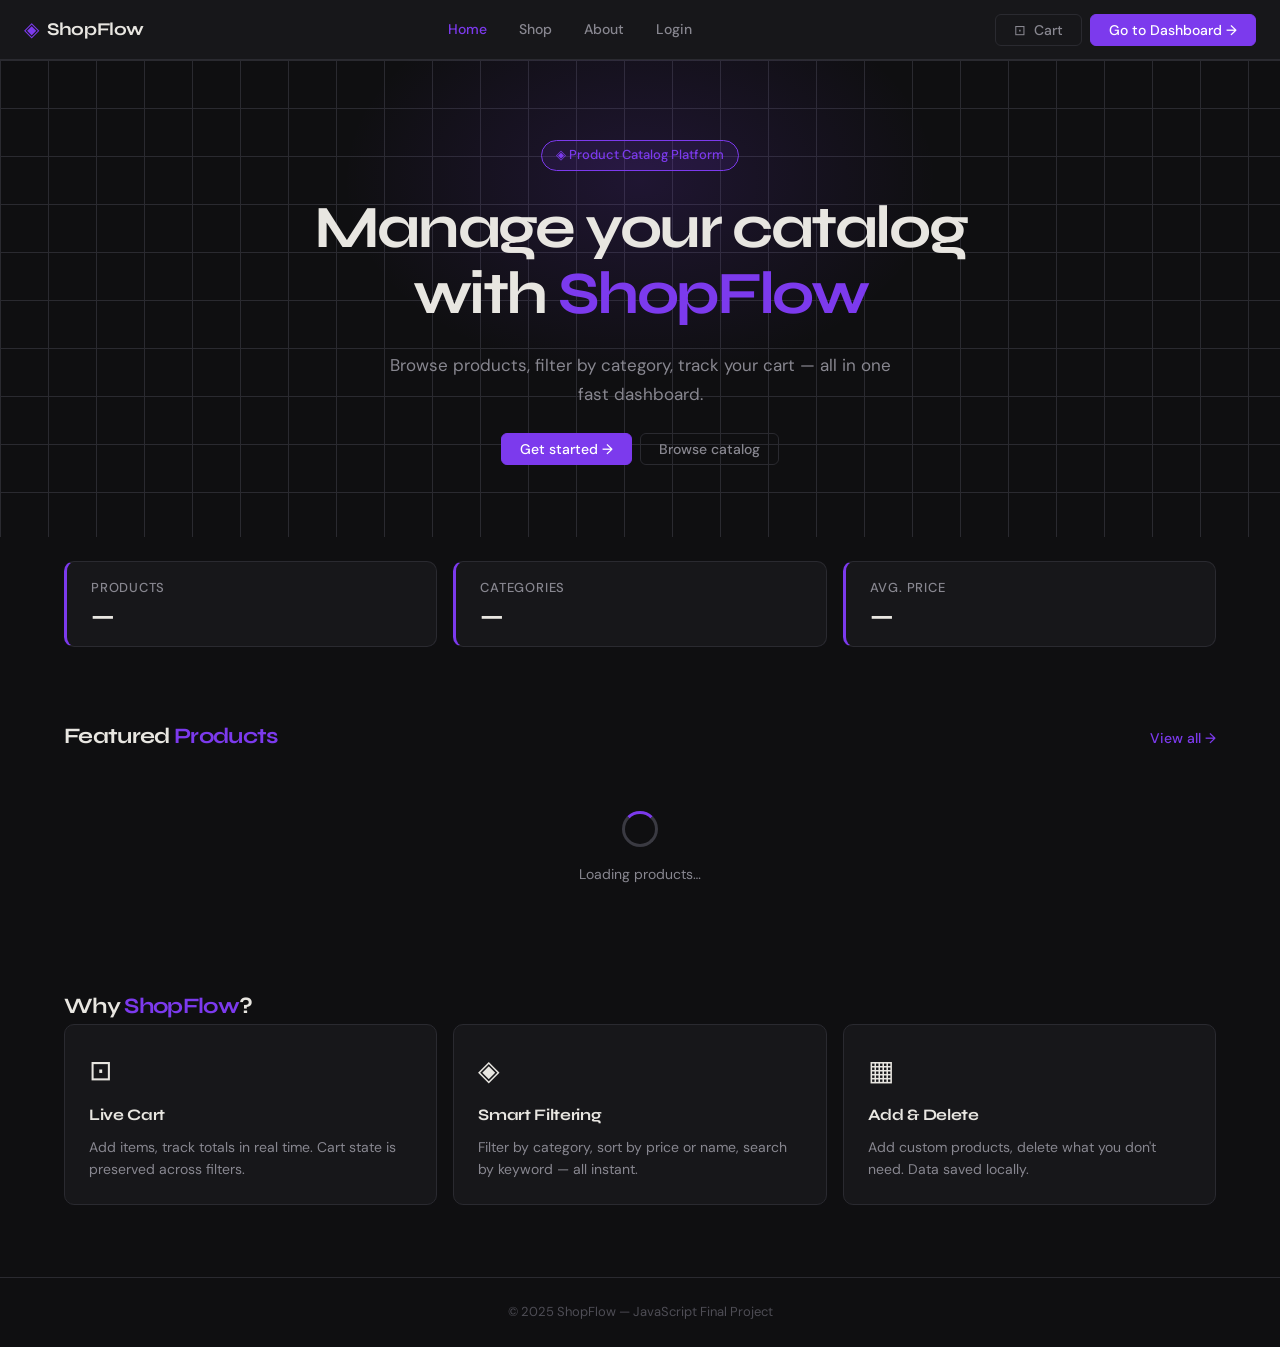
<file: index.html>
<!DOCTYPE html>
<html lang="en">
<head>
  <meta charset="UTF-8" />
  <meta name="viewport" content="width=device-width, initial-scale=1.0" />
  <title>ShopFlow — Home</title>
  <link rel="stylesheet" href="style.css" />
</head>
<body class="home-page">
 
  <header class="header">
    <div class="header-inner">
      <div class="header-brand">
        <span class="brand-icon">◈</span>
        <span class="brand-name">ShopFlow</span>
      </div>
      <nav class="nav-links">
        <a class="nav-link active" href="index.html">Home</a>
        <a class="nav-link" href="shop.html">Shop</a>
        <a class="nav-link" href="about.html">About</a>
        <a class="nav-link" href="login.html">Login</a>
      </nav>
      <div class="header-actions">
        <button class="btn btn-ghost cart-btn" id="btn-cart" type="button">
          <span>⊡</span> Cart
          <span class="cart-badge hidden" id="cart-count">0</span>
        </button>
        <a class="btn btn-primary" href="login.html">Go to Dashboard →</a>
      </div>
    </div>
  </header>
 
  <section class="hero">
    <div class="hero-inner">
      <span class="hero-tag">◈ Product Catalog Platform</span>
      <h1 class="hero-title">Manage your catalog<br/>with <span>ShopFlow</span></h1>
      <p class="hero-sub">Browse products, filter by category, track your cart — all in one fast dashboard.</p>
      <div class="hero-cta">
        <a class="btn btn-primary" href="login.html">Get started →</a>
        <a class="btn btn-ghost" href="shop.html">Browse catalog</a>
      </div>
    </div>
  </section>
 
  <div class="home-stats">
    <div class="stat-card">
      <span class="stat-label">Products</span>
      <span class="stat-value" id="home-stat-total">—</span>
    </div>
    <div class="stat-card">
      <span class="stat-label">Categories</span>
      <span class="stat-value" id="home-stat-cats">—</span>
    </div>
    <div class="stat-card">
      <span class="stat-label">Avg. price</span>
      <span class="stat-value" id="home-stat-avg">—</span>
    </div>
  </div>
 
  <div class="section-header">
    <h2 class="section-title">Featured <span>Products</span></h2>
    <a class="section-link" href="shop.html">View all →</a>
  </div>
 
  <div class="featured-grid" id="featured-grid">
    <div class="loader" id="featured-loader" style="grid-column:1/-1">
      <div class="spinner"></div>
      <p>Loading products…</p>
    </div>
  </div>
 
  <div class="section-header" style="margin-top:0">
    <h2 class="section-title">Why <span>ShopFlow</span>?</h2>
  </div>
 
  <div class="features-strip">
    <div class="feature-card">
      <span class="feature-icon">⊡</span>
      <span class="feature-title">Live Cart</span>
      <p class="feature-desc">Add items, track totals in real time. Cart state is preserved across filters.</p>
    </div>
    <div class="feature-card">
      <span class="feature-icon">◈</span>
      <span class="feature-title">Smart Filtering</span>
      <p class="feature-desc">Filter by category, sort by price or name, search by keyword — all instant.</p>
    </div>
    <div class="feature-card">
      <span class="feature-icon">▦</span>
      <span class="feature-title">Add & Delete</span>
      <p class="feature-desc">Add custom products, delete what you don't need. Data saved locally.</p>
    </div>
  </div>
 
  <footer class="site-footer">© 2025 ShopFlow — JavaScript Final Project</footer>
 
  <aside class="cart-drawer" id="cart-drawer">
    <div class="cart-drawer-header">
      <h2 class="modal-title">Your cart</h2>
      <button class="modal-close" id="btn-cart-close" type="button">✕</button>
    </div>
    <ul class="cart-items-list" id="cart-items-list"></ul>
    <p class="empty-cart hidden" id="empty-cart">Your cart is empty.</p>
    <div class="cart-footer">
      <span class="cart-total-label">Total</span>
      <span class="cart-total-value" id="cart-total">$0.00</span>
    </div>
  </aside>
 
  <script type="module" src="home.js"></script>
 
</body>
</html>
</file>
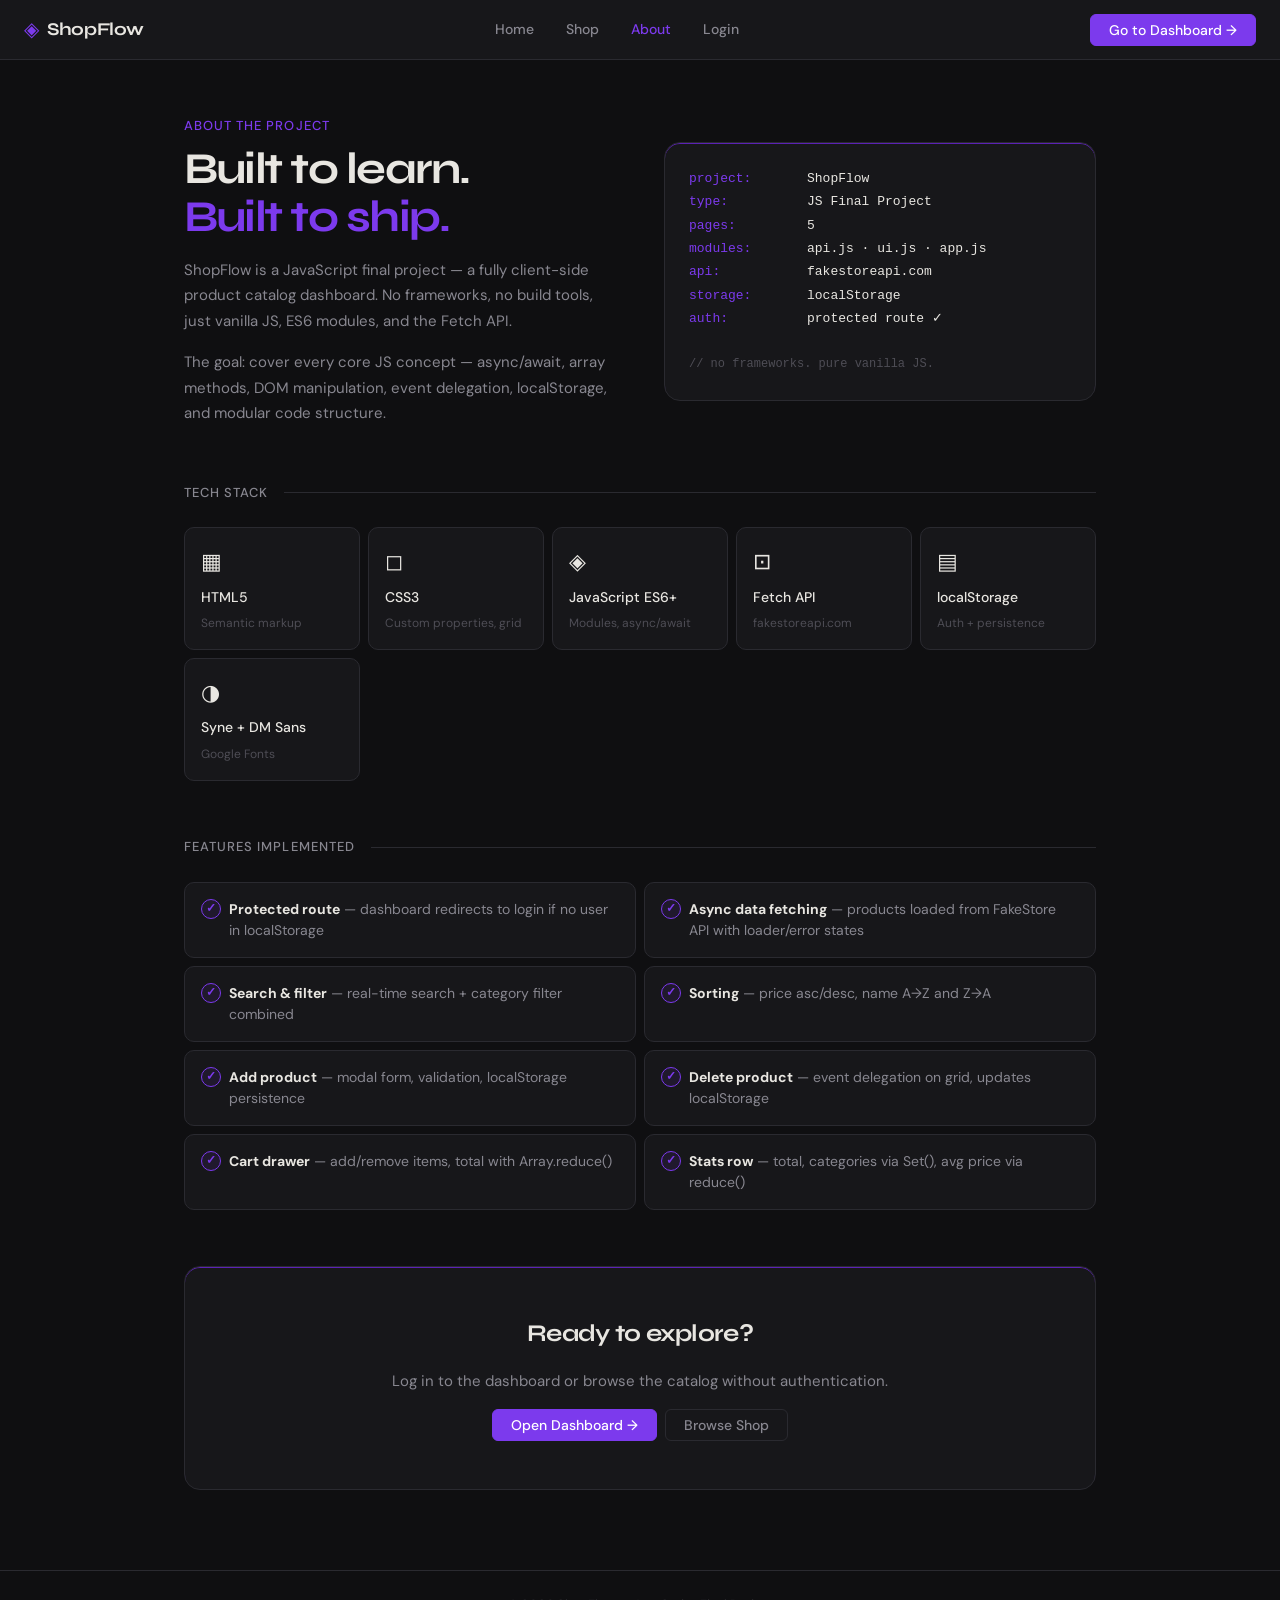
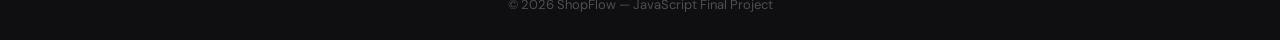
<file: about.html>
<!DOCTYPE html>
<html lang="en">
<head>
  <meta charset="UTF-8" />
  <meta name="viewport" content="width=device-width, initial-scale=1.0" />
  <title>ShopFlow — About</title>
  <link rel="stylesheet" href="style.css" />
</head>
<body class="about-page">

  <!-- Fully static page — no JS needed -->

  <header class="header">
    <div class="header-inner">
      <div class="header-brand">
        <a href="index.html" style="display:flex;align-items:center;gap:8px">
          <span class="brand-icon">◈</span>
          <span class="brand-name">ShopFlow</span>
        </a>
      </div>
      <nav class="nav-links">
        <a class="nav-link" href="index.html">Home</a>
        <a class="nav-link" href="shop.html">Shop</a>
        <a class="nav-link active" href="about.html">About</a>
        <a class="nav-link" href="login.html">Login</a>
      </nav>
      <div class="header-actions">
        <a class="btn btn-primary" href="login.html">Go to Dashboard →</a>
      </div>
    </div>
  </header>

  <main class="page-content">

    <section class="about-intro">
      <div>
        <p class="about-eyebrow">About the project</p>
        <h1 class="about-heading">Built to learn.<br /><span>Built to ship.</span></h1>
        <div class="about-body">
          <p>ShopFlow is a JavaScript final project — a fully client-side product catalog dashboard. No frameworks, no build tools, just vanilla JS, ES6 modules, and the Fetch API.</p>
          <p>The goal: cover every core JS concept — async/await, array methods, DOM manipulation, event delegation, localStorage, and modular code structure.</p>
        </div>
      </div>

      <div class="about-visual">
        <div class="t-line"><span class="t-key">project:</span><span class="t-val">ShopFlow</span></div>
        <div class="t-line"><span class="t-key">type:</span><span class="t-val">JS Final Project</span></div>
        <div class="t-line"><span class="t-key">pages:</span><span class="t-val">5</span></div>
        <div class="t-line"><span class="t-key">modules:</span><span class="t-val">api.js · ui.js · app.js</span></div>
        <div class="t-line"><span class="t-key">api:</span><span class="t-val">fakestoreapi.com</span></div>
        <div class="t-line"><span class="t-key">storage:</span><span class="t-val">localStorage</span></div>
        <div class="t-line"><span class="t-key">auth:</span><span class="t-val">protected route ✓</span></div>
        <br />
        <div class="t-comment">// no frameworks. pure vanilla JS.</div>
      </div>
    </section>

    <section>
      <p class="section-label">Tech Stack</p>
      <div class="stack-grid">
        <div class="stack-item"><span class="stack-icon">▦</span><span class="stack-name">HTML5</span><span class="stack-desc">Semantic markup</span></div>
        <div class="stack-item"><span class="stack-icon">◻</span><span class="stack-name">CSS3</span><span class="stack-desc">Custom properties, grid</span></div>
        <div class="stack-item"><span class="stack-icon">◈</span><span class="stack-name">JavaScript ES6+</span><span class="stack-desc">Modules, async/await</span></div>
        <div class="stack-item"><span class="stack-icon">⊡</span><span class="stack-name">Fetch API</span><span class="stack-desc">fakestoreapi.com</span></div>
        <div class="stack-item"><span class="stack-icon">▤</span><span class="stack-name">localStorage</span><span class="stack-desc">Auth + persistence</span></div>
        <div class="stack-item"><span class="stack-icon">◑</span><span class="stack-name">Syne + DM Sans</span><span class="stack-desc">Google Fonts</span></div>
      </div>
    </section>

    <section>
      <p class="section-label">Features Implemented</p>
      <div class="feature-list">
        <div class="feature-row"><span class="feature-check">✓</span><span class="feature-text"><strong>Protected route</strong> — dashboard redirects to login if no user in localStorage</span></div>
        <div class="feature-row"><span class="feature-check">✓</span><span class="feature-text"><strong>Async data fetching</strong> — products loaded from FakeStore API with loader/error states</span></div>
        <div class="feature-row"><span class="feature-check">✓</span><span class="feature-text"><strong>Search & filter</strong> — real-time search + category filter combined</span></div>
        <div class="feature-row"><span class="feature-check">✓</span><span class="feature-text"><strong>Sorting</strong> — price asc/desc, name A→Z and Z→A</span></div>
        <div class="feature-row"><span class="feature-check">✓</span><span class="feature-text"><strong>Add product</strong> — modal form, validation, localStorage persistence</span></div>
        <div class="feature-row"><span class="feature-check">✓</span><span class="feature-text"><strong>Delete product</strong> — event delegation on grid, updates localStorage</span></div>
        <div class="feature-row"><span class="feature-check">✓</span><span class="feature-text"><strong>Cart drawer</strong> — add/remove items, total with Array.reduce()</span></div>
        <div class="feature-row"><span class="feature-check">✓</span><span class="feature-text"><strong>Stats row</strong> — total, categories via Set(), avg price via reduce()</span></div>
      </div>
    </section>

    <div class="about-cta">
      <h2 class="cta-title">Ready to explore?</h2>
      <p class="cta-sub">Log in to the dashboard or browse the catalog without authentication.</p>
      <div class="cta-btns">
        <a class="btn btn-primary" href="login.html">Open Dashboard →</a>
        <a class="btn btn-ghost" href="shop.html">Browse Shop</a>
      </div>
    </div>

  </main>

  <footer class="site-footer">© 2026 ShopFlow — JavaScript Final Project</footer>

</body>
</html>
</file>
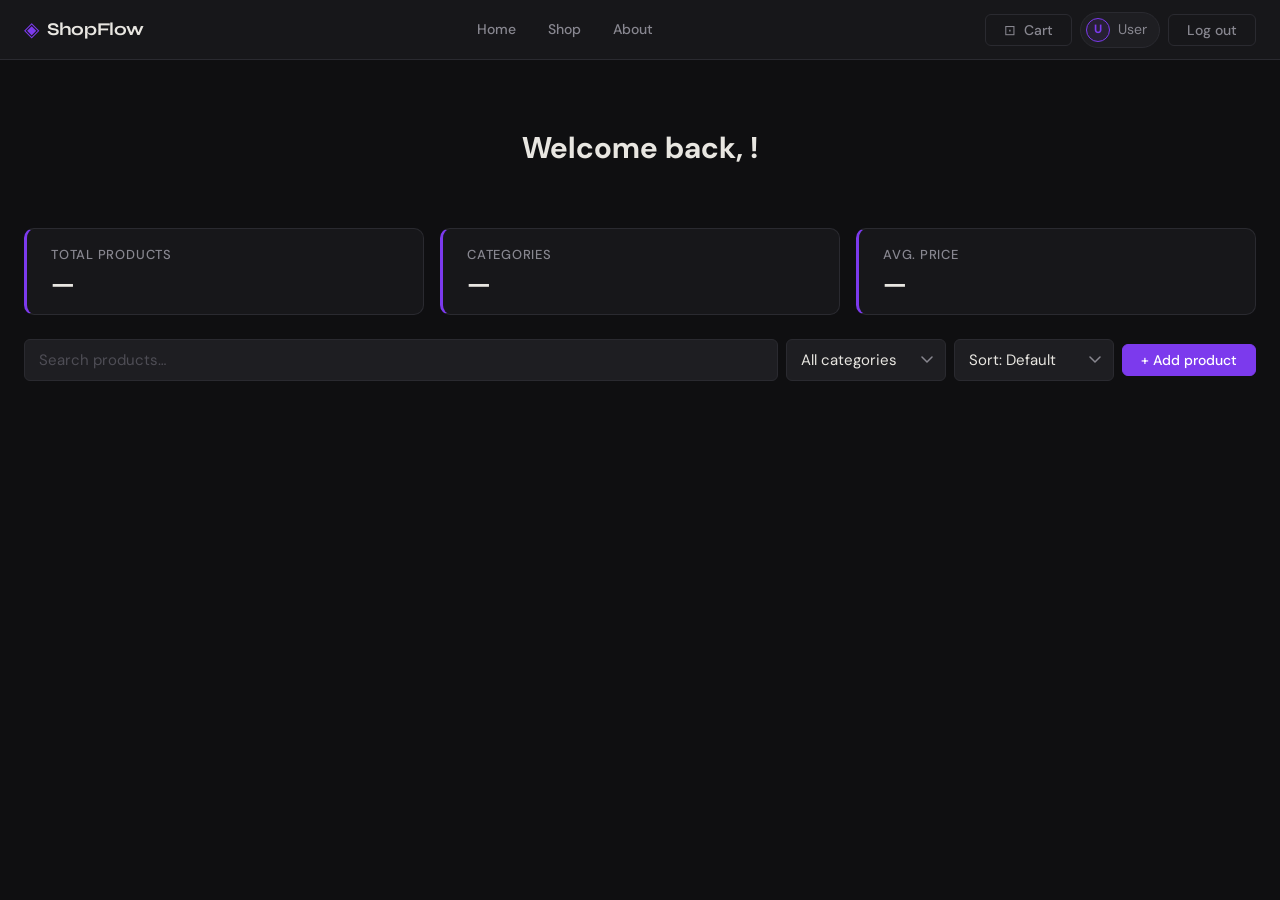
<file: dashboard.html>
<!DOCTYPE html>
<html lang="en">
<head>
  <meta charset="UTF-8" />
  <meta name="viewport" content="width=device-width, initial-scale=1.0" />
  <title>ShopFlow — Dashboard</title>
  <link rel="stylesheet" href="style.css" />
</head>
<body class="dashboard-page">


  <!-- HEADER -->
  <header class="header">
    <div class="header-inner">
      <div class="header-brand">
        <span class="brand-icon">◈</span>
        <span class="brand-name">ShopFlow</span>
      </div>

      <nav class="nav-links">
        <a class="nav-link" href="index.html">Home</a>
        <a class="nav-link" href="shop.html">Shop</a>
        <a class="nav-link" href="about.html">About</a>
      </nav>

      <div class="header-actions">
        <!-- Cart button — JS updates badge -->
        <button class="btn btn-ghost cart-btn" id="btn-cart" type="button">
          <span>⊡</span> Cart
          <span class="cart-badge hidden" id="cart-count">0</span>
        </button>

        <!-- User chip — JS fills name + avatar -->
        <span class="user-chip">
          <span class="user-avatar" id="user-avatar">U</span>
          <span id="user-name">User</span>
        </span>

        <button class="btn btn-ghost" id="btn-logout" type="button">Log out</button>
      </div>
    </div>
  </header>


  <main class="main-content">
<div class="page-hero">
  <h1>Welcome back, <span id="user-greeting"></span>!</h1>
</div>

  
    <section class="stats-row">
      <div class="stat-card">
        <span class="stat-label">Total products</span>
        <span class="stat-value" id="home-stat-total">—</span>
      </div>
      <div class="stat-card">
        <span class="stat-label">Categories</span>
        <span class="stat-value" id="home-stat-cats">—</span>
      </div>
      <div class="stat-card">
        <span class="stat-label">Avg. price</span>
        <span class="stat-value" id="home-stat-avg">—</span>
      </div>
    </section>

    <!-- Toolbar -->
    <section class="toolbar">
      <input class="form-input toolbar-search" type="search" id="search-input" placeholder="Search products…" />
      <select class="form-select" id="filter-select">
        <option value="all">All categories</option>
      </select>
      <select class="form-select" id="sort-select">
        <option value="default">Sort: Default</option>
        <option value="price-asc">Price ↑</option>
        <option value="price-desc">Price ↓</option>
        <option value="name-asc">Name A→Z</option>
        <option value="name-desc">Name Z→A</option>
      </select>
      <button class="btn btn-primary" id="btn-add-product" type="button">+ Add product</button>
    </section>

<div class="loader hidden" id="loader">
      <div class="spinner"></div>
      <p>Loading products…</p>
    </div>

    <div class="error-banner hidden" id="fetch-error">
      ⚠ Could not load products. Check your connection.
    </div>


    <div class="product-grid" id="product-grid"></div>

    <!-- Empty state: JS toggles .hidden -->
    <div class="empty-state hidden" id="empty-state">
      <p class="empty-icon">◻</p>
      <p>No products found.</p>
      <button class="btn btn-ghost" id="btn-clear-filters" type="button">Clear filters</button>
    </div>

  </main>


  <div class="modal-backdrop hidden" id="add-modal">
    <div class="modal" role="dialog" aria-modal="true">

      <div class="modal-header">
        <h2 class="modal-title" id="modal-title">Add new product</h2>
        <button class="modal-close" id="btn-modal-close" type="button">✕</button>
      </div>

      <form class="auth-form" id="add-product-form" novalidate>
        <div class="form-group">
          <label class="form-label" for="new-title">Product name</label>
          <input class="form-input" type="text" id="new-title" placeholder="e.g. Wireless Headphones" />
        </div>
        <div class="form-row">
          <div class="form-group">
            <label class="form-label" for="new-price">Price ($)</label>
            <input class="form-input" type="number" id="new-price" min="0" step="0.01" placeholder="29.99" />
          </div>
          <div class="form-group">
            <label class="form-label" for="new-category">Category</label>
            <input class="form-input" type="text" id="new-category" placeholder="electronics" />
          </div>
        </div>
        <div class="form-group">
          <label class="form-label" for="new-image">Image URL</label>
          <input class="form-input" type="url" id="new-image" placeholder="https://…" />
        </div>
        <div class="form-group">
          <label class="form-label" for="new-desc">Description</label>
          <textarea class="form-input form-textarea" id="new-desc" rows="3" placeholder="Short description…"></textarea>
        </div>


        <p class="error-msg hidden" id="modal-error">Please fill in all required fields.</p>

        <div class="modal-actions">
          <button class="btn btn-ghost" type="button" id="btn-modal-cancel">Cancel</button>
          <button class="btn btn-primary" type="submit">Save product</button>
        </div>
      </form>

    </div>
  </div>


  <aside class="cart-drawer" id="cart-drawer">
    <div class="cart-drawer-header">
      <h2 class="modal-title">Your cart</h2>
      <button class="modal-close" id="btn-cart-close" type="button">✕</button>
    </div>


    <ul class="cart-items-list" id="cart-items-list"></ul>

    <p class="empty-cart hidden" id="empty-cart">Your cart is empty.</p>

    <div class="cart-footer">
      <span class="cart-total-label">Total</span>
      <span class="cart-total-value" id="cart-total">$0.00</span>
    </div>
  </aside>

  <script type="module" src="app.js"></script>

</body>
</html>
</file>
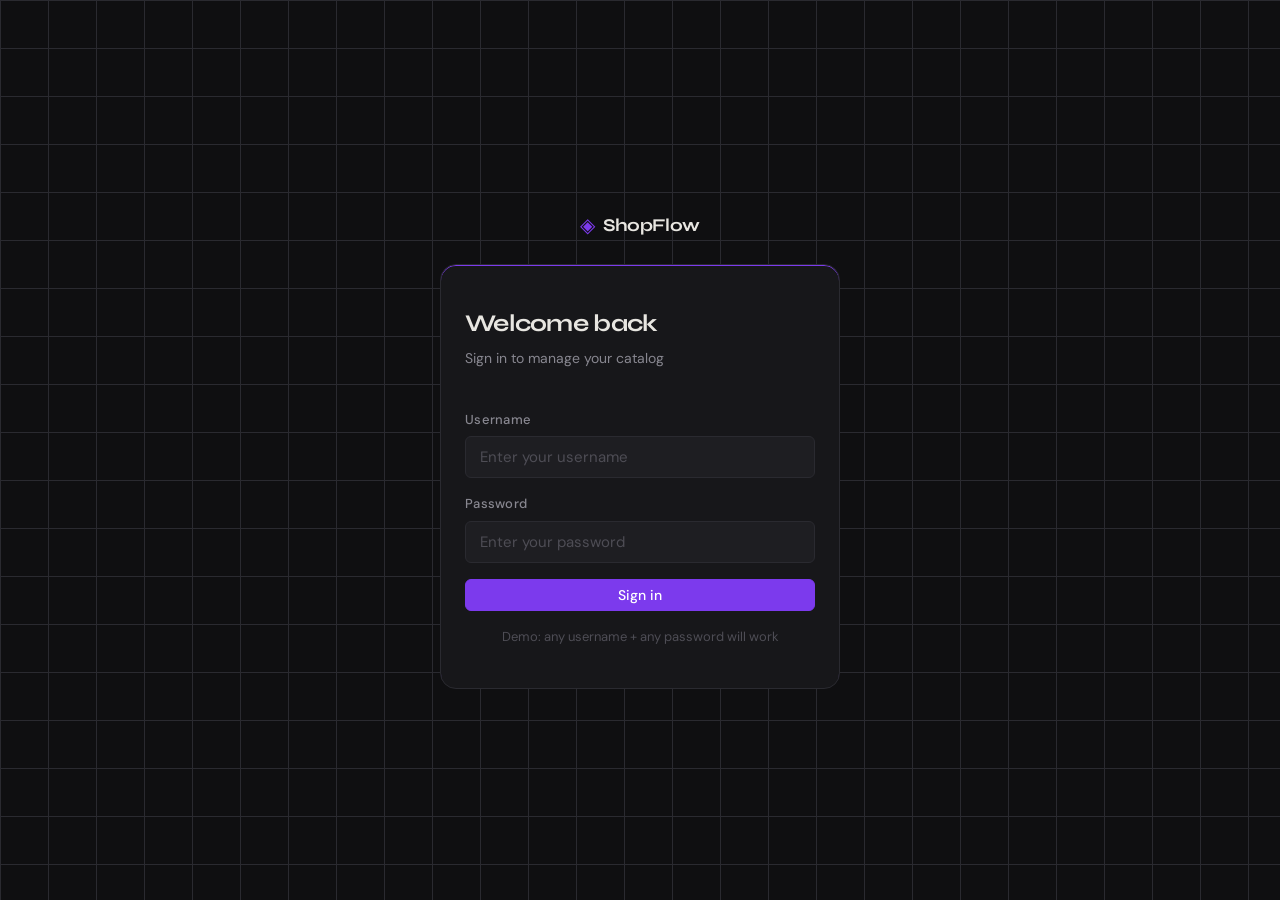
<file: login.html>
<!DOCTYPE html>
<html lang="en">
<head>
  <meta charset="UTF-8" />
  <meta name="viewport" content="width=device-width, initial-scale=1.0" />
  <title>ShopFlow — Login</title>
  <link rel="stylesheet" href="style.css" />
</head>
<body class="auth-page">

  <div class="auth-wrapper">

    <div class="header-brand" style="justify-content:center">
      <a href="index.html" style="display:flex;align-items:center;gap:8px">
        <span class="brand-icon">◈</span>
        <span class="brand-name">ShopFlow</span>
      </a>
    </div>

    <div class="auth-card">
      <h1 class="auth-title">Welcome back</h1>
      <p class="auth-subtitle">Sign in to manage your catalog</p>

      <form id="login-form" class="auth-form" novalidate>

        <div class="form-group">
          <label class="form-label" for="username">Username</label>
          <input class="form-input" type="text" id="username" placeholder="Enter your username" />
        </div>

        <div class="form-group">
          <label class="form-label" for="password">Password</label>
          <input class="form-input" type="password" id="password" placeholder="Enter your password" />
        </div>

      
        <p class="error-msg hidden" id="login-error">Please fill in all fields.</p>

        <button class="btn btn-primary btn-full" type="submit">Sign in</button>

      </form>

      <p class="auth-hint">Demo: any username + any password will work</p>
    </div>

  </div>

  <script type="module" src="auth.js"></script>

</body>
</html>
</file>
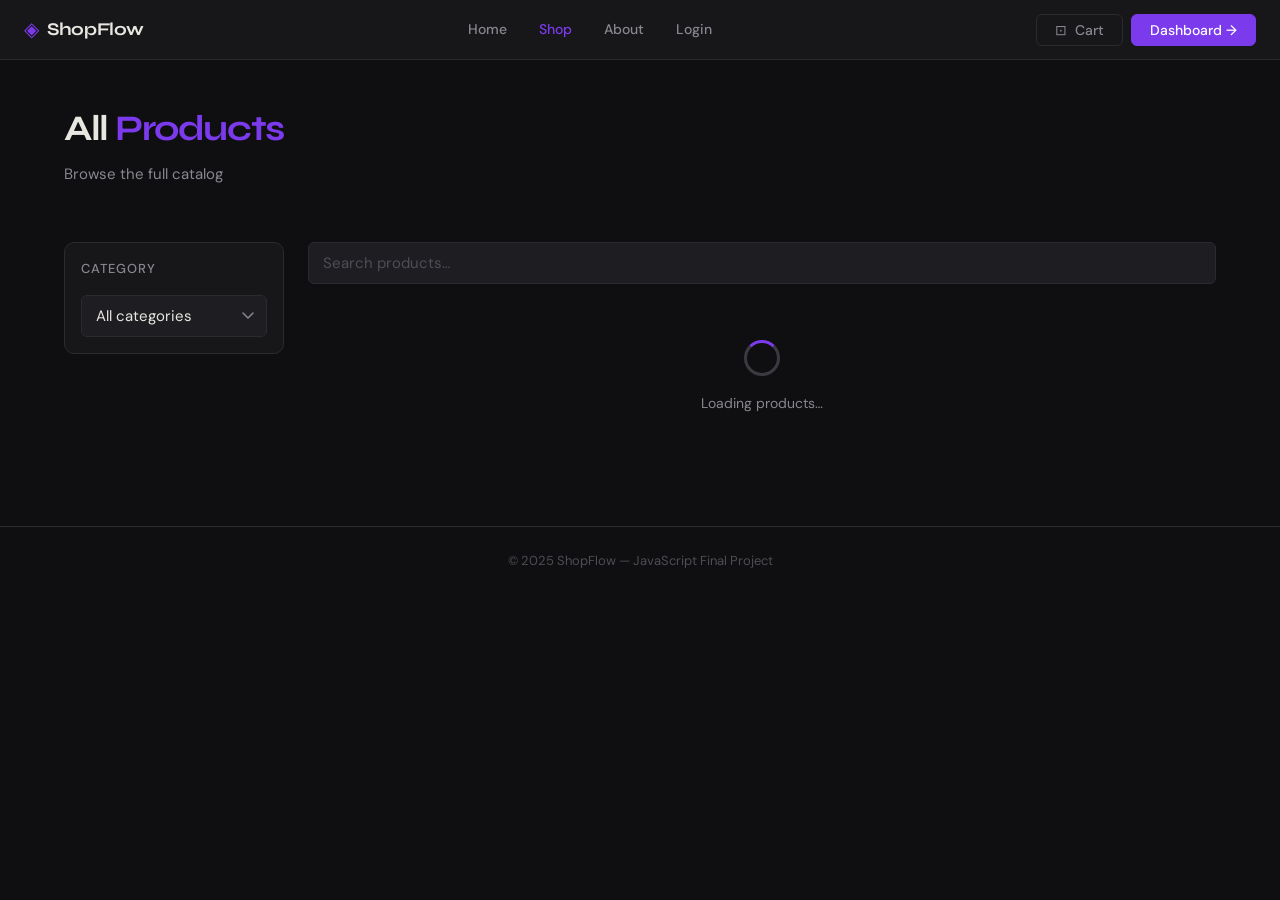
<file: shop.html>
<!DOCTYPE html>
<html lang="en">
<head>
  <meta charset="UTF-8" />
  <meta name="viewport" content="width=device-width, initial-scale=1.0" />
  <title>ShopFlow — Shop</title>
  <link rel="stylesheet" href="style.css" />
</head>
 
<body class="shop-page">
 
  <header class="header">
    <div class="header-inner">
      <div class="header-brand">
        <a href="index.html" style="display:flex;align-items:center;gap:8px">
          <span class="brand-icon">◈</span>
          <span class="brand-name">ShopFlow</span>
        </a>
      </div>
      <nav class="nav-links">
        <a class="nav-link" href="index.html">Home</a>
        <a class="nav-link active" href="shop.html">Shop</a>
        <a class="nav-link" href="about.html">About</a>
        <a class="nav-link" href="login.html">Login</a>
      </nav>
      <div class="header-actions">
        <button class="btn btn-ghost cart-btn" id="btn-cart" type="button">
          <span>⊡</span> Cart
          <span class="cart-badge hidden" id="cart-count">0</span>
        </button>
        <a class="btn btn-primary" href="login.html">Dashboard →</a>
      </div>
    </div>
  </header>
 
  <div class="page-hero">
    <div class="page-hero-top">
      <div>
        <h1 class="page-title">All <span>Products</span></h1>
        <p class="page-subtitle">Browse the full catalog</p>
      </div>
    </div>
  </div>
 
  <div class="shop-layout">
 
    <aside class="sidebar">
      <div class="sidebar-card">
        <p class="sidebar-title">Category</p>
        <select class="form-select" id="cat-filter">
  <option value="all">All categories</option>
</select>
      </div>
    </aside>
 
    <div class="shop-main">
      <div class="shop-toolbar">
        <input class="form-input shop-search" type="search" id="shop-search" placeholder="Search products…" />
      </div>
 
      <div class="shop-grid" id="shop-grid">
        <div class="loader" style="grid-column:1/-1" id="shop-loader">
          <div class="spinner"></div>
          <p>Loading products…</p>
        </div>
      </div>
    </div>
 
  </div>
 
  <footer class="site-footer">© 2025 ShopFlow — JavaScript Final Project</footer>
 
  <aside class="cart-drawer" id="cart-drawer">
    <div class="cart-drawer-header">
      <h2 class="modal-title">Your cart</h2>
      <button class="modal-close" id="btn-cart-close" type="button">✕</button>
    </div>
    <ul class="cart-items-list" id="cart-items-list"></ul>
    <p class="empty-cart hidden" id="empty-cart">Your cart is empty.</p>
    <div class="cart-footer">
      <span class="cart-total-label">Total</span>
      <span class="cart-total-value" id="cart-total">$0.00</span>
    </div>
  </aside>
 
  <script type="module" src="shop.js"></script>
 
</body>
</html>
</file>
<file: style.css>
/* ============================================================
   style.css — ShopFlow
   Fonts: Syne (display) + DM Sans (body)
   Theme: dark, purple accent
   ============================================================ */

@import url('https://fonts.googleapis.com/css2?family=Syne:wght@600;700&family=DM+Sans:wght@400;500&display=swap');

/* ── TOKENS ── */
:root {
  --bg:          #0f0f11;
  --surface:     #17171a;
  --surface-2:   #1e1e22;
  --border:      #2a2a30;
  --border-2:    #3a3a42;

  --accent:      #7c3aed;
  --accent-dim:  #5b21b6;
  --accent-bg:   #7c3aed18;

  --text:        #e8e6e1;
  --muted:       #888790;
  --hint:        #4e4d55;

  --danger:      #e05252;
  --danger-bg:   #e0525218;
  --success:     #4caf7d;

  --font-display: 'Syne', sans-serif;
  --font-body:    'DM Sans', sans-serif;

  --xs:  4px;
  --sm:  8px;
  --md:  16px;
  --lg:  24px;
  --xl:  40px;

  --r-sm: 6px;
  --r-md: 10px;
  --r-lg: 16px;

  --header-h: 60px;
  --ease: cubic-bezier(.25,.46,.45,.94);
  --dur:  200ms;
}

/* ── RESET ── */
*, *::before, *::after { box-sizing: border-box; margin: 0; padding: 0; }
html { -webkit-font-smoothing: antialiased; }
body { font-family: var(--font-body); font-size: .9375rem; line-height: 1.6; color: var(--text); background: var(--bg); min-height: 100vh; }
img  { display: block; max-width: 100%; }
ul   { list-style: none; }
a    { color: inherit; text-decoration: none; }
button { cursor: pointer; font-family: inherit; font-size: inherit; }
input, select, textarea { font-family: inherit; font-size: inherit; }

/* ── UTILITY ── */
.hidden { display: none !important; }

/* ── BRAND ── */
.brand-icon { font-size: 1.25rem; color: var(--accent); line-height: 1; }
.brand-name { font-family: var(--font-display); font-size: 1.125rem; font-weight: 700; letter-spacing: -.02em; }

/* ============================================================
   BUTTONS
   ============================================================ */
.btn {
  display: inline-flex; align-items: center; gap: var(--sm);
  padding: 8px 18px; border-radius: var(--r-sm);
  border: 1px solid transparent; font-weight: 500; font-size: .875rem;
  transition: background var(--dur), border-color var(--dur), color var(--dur), transform var(--dur);
  white-space: nowrap; line-height: 1;
}
.btn:active { transform: scale(.97); }

.btn-primary  { background: var(--accent); color: #fff; border-color: var(--accent); }
.btn-primary:hover { background: var(--accent-dim); border-color: var(--accent-dim); }

.btn-ghost    { background: transparent; color: var(--muted); border-color: var(--border); }
.btn-ghost:hover { background: var(--surface-2); color: var(--text); border-color: var(--border-2); }

.btn-outline  { background: transparent; color: var(--accent); border-color: var(--accent); }
.btn-outline:hover { background: var(--accent-bg); }

.btn-danger   { background: transparent; color: var(--danger); border-color: var(--danger); }
.btn-danger:hover { background: var(--danger-bg); }

.btn-sm   { padding: 5px 10px; font-size: .8125rem; }
.btn-full { width: 100%; justify-content: center; }

/* ============================================================
   FORMS
   ============================================================ */
.form-group { display: flex; flex-direction: column; gap: 6px; }
.form-row   { display: grid; grid-template-columns: 1fr 1fr; gap: var(--md); }

.form-label { font-size: .8125rem; font-weight: 500; color: var(--muted); letter-spacing: .02em; }

.form-input, .form-select {
  width: 100%; padding: 10px 14px;
  background: var(--surface-2); border: 1px solid var(--border);
  border-radius: var(--r-sm); color: var(--text); outline: none;
  transition: border-color var(--dur), box-shadow var(--dur);
  appearance: none; -webkit-appearance: none;
}
.form-input::placeholder { color: var(--hint); }
.form-input:focus, .form-select:focus {
  border-color: var(--accent);
  box-shadow: 0 0 0 3px var(--accent-bg);
}

.form-select {
  background-image: url("data:image/svg+xml,%3Csvg xmlns='http://www.w3.org/2000/svg' width='12' height='8' fill='none'%3E%3Cpath d='M1 1l5 5 5-5' stroke='%23888790' stroke-width='1.5' stroke-linecap='round'/%3E%3C/svg%3E");
  background-repeat: no-repeat; background-position: right 12px center; padding-right: 36px; cursor: pointer;
}

.form-textarea { resize: vertical; min-height: 80px; line-height: 1.5; }

.error-msg {
  font-size: .8125rem; color: var(--danger);
  padding: 8px 12px; background: var(--danger-bg);
  border: 1px solid var(--danger); border-radius: var(--r-sm);
}

/* ============================================================
   HEADER  (all pages)
   ============================================================ */
.header {
  position: sticky; top: 0; z-index: 100;
  height: var(--header-h);
  background: var(--surface); border-bottom: 1px solid var(--border);
  backdrop-filter: blur(8px);
}
.header-inner {
  max-width: 1400px; margin: 0 auto; height: 100%;
  padding: 0 var(--lg);
  display: flex; align-items: center; justify-content: space-between; gap: var(--md);
}
.header-brand  { display: flex; align-items: center; gap: 8px; }
.header-actions { display: flex; align-items: center; gap: var(--sm); }

.nav-links { display: flex; align-items: center; gap: var(--xs); }
.nav-link {
  padding: 6px 14px; border-radius: var(--r-sm);
  font-size: .875rem; font-weight: 500; color: var(--muted);
  transition: background var(--dur), color var(--dur);
}
.nav-link:hover { background: var(--surface-2); color: var(--text); }
.nav-link.active { color: var(--accent); }

/* ============================================================
   FOOTER (all pages)
   ============================================================ */
.site-footer {
  border-top: 1px solid var(--border); padding: var(--lg);
  text-align: center; font-size: .8125rem; color: var(--hint);
}

/* ============================================================
   SHARED: stat-card, spinner, product-card, loader, error-banner
   ============================================================ */

/* Stat card */
.stat-card {
  background: var(--surface); border: 1px solid var(--border);
  border-left: 3px solid var(--accent); border-radius: var(--r-md);
  padding: var(--md) var(--lg); display: flex; flex-direction: column; gap: 4px;
}
.stat-label { font-size: .8125rem; color: var(--muted); font-weight: 500; text-transform: uppercase; letter-spacing: .06em; }
.stat-value { font-family: var(--font-display); font-size: 1.75rem; font-weight: 700; line-height: 1; }

/* Spinner */
.spinner {
  width: 36px; height: 36px;
  border: 3px solid var(--border-2); border-top-color: var(--accent);
  border-radius: 50%; animation: spin .8s linear infinite;
}
@keyframes spin { to { transform: rotate(360deg); } }

/* Loader block */
.loader {
  display: flex; flex-direction: column; align-items: center;
  gap: var(--md); padding: var(--xl) 0;
  color: var(--muted); font-size: .875rem;
}

/* Error banner */
.error-banner {
  padding: var(--md);
  background: var(--danger-bg); border: 1px solid var(--danger);
  border-radius: var(--r-md); color: var(--danger); font-size: .875rem;
}

/* Product card */
.product-card {
  background: var(--surface); border: 1px solid var(--border);
  border-radius: var(--r-md); overflow: hidden;
  display: flex; flex-direction: column;
  transition: border-color var(--dur), transform var(--dur);
}
.product-card:hover { border-color: var(--border-2); transform: translateY(-2px); }

.product-img-wrap {
  background: #fff; aspect-ratio: 1;
  display: flex; align-items: center; justify-content: center;
  padding: var(--md); overflow: hidden;
}
.product-img {
  width: 100%; height: 100%; object-fit: contain;
  transition: transform .35s var(--ease);
}
.product-card:hover .product-img { transform: scale(1.04); }

.product-body {
  padding: var(--md); display: flex; flex-direction: column; gap: 6px; flex: 1;
}
.product-category { font-size: .75rem; font-weight: 500; color: var(--accent); text-transform: uppercase; letter-spacing: .08em; }
.product-title {
  font-size: .875rem; font-weight: 500; line-height: 1.4;
  display: -webkit-box; -webkit-line-clamp: 2; -webkit-box-orient: vertical; overflow: hidden;
}
.product-price { font-family: var(--font-display); font-size: 1.125rem; font-weight: 700; color: var(--accent); margin-top: auto; padding-top: var(--sm); }

.product-footer {
  padding: var(--sm) var(--md) var(--md);
  display: flex; gap: var(--sm); align-items: center;
  border-top: 1px solid var(--border);
}
.product-footer .btn-danger { margin-left: auto; }

/* Empty state */
.empty-state {
  display: flex; flex-direction: column; align-items: center;
  gap: var(--md); padding: var(--xl) 0; color: var(--muted); text-align: center;
}
.empty-icon { font-size: 2.5rem; color: var(--hint); }

/* ============================================================
   ANIMATIONS
   ============================================================ */
@keyframes fadeUp   { from { opacity: 0; transform: translateY(16px); } to { opacity: 1; transform: translateY(0); } }
@keyframes fadeIn   { from { opacity: 0; } to { opacity: 1; } }
@keyframes slideUp  { from { opacity: 0; transform: translateY(20px); } to { opacity: 1; transform: translateY(0); } }

/* ============================================================
   AUTH PAGE  (login.html)
   ============================================================ */
.auth-page {
  display: flex; align-items: center; justify-content: center;
  min-height: 100vh; padding: var(--lg);
  background-color: var(--bg);
  background-image: linear-gradient(var(--border) 1px, transparent 1px), linear-gradient(90deg, var(--border) 1px, transparent 1px);
  background-size: 48px 48px;
}
.auth-wrapper { width: 100%; max-width: 400px; display: flex; flex-direction: column; align-items: center; gap: var(--lg); }

.auth-card {
  width: 100%; background: var(--surface);
  border: 1px solid var(--border); border-radius: var(--r-lg);
  padding: var(--xl) var(--lg);
  box-shadow: inset 0 1px 0 var(--accent);
  animation: fadeUp .35s var(--ease) both;
}
.auth-title    { font-family: var(--font-display); font-size: 1.5rem; font-weight: 700; letter-spacing: -.03em; margin-bottom: var(--xs); }
.auth-subtitle { font-size: .875rem; color: var(--muted); margin-bottom: var(--xl); }
.auth-form     { display: flex; flex-direction: column; gap: var(--md); }
.auth-hint     { margin-top: var(--md); font-size: .8125rem; color: var(--hint); text-align: center; }

/* ============================================================
   DASHBOARD PAGE  (dashboard.html)
   ============================================================ */
.dashboard-page { min-height: 100vh; background: var(--bg); }

.cart-btn { position: relative; }
.cart-badge {
  position: absolute; top: -4px; right: -4px;
  min-width: 18px; height: 18px; padding: 0 4px;
  background: var(--accent); color: #fff;
  font-size: .6875rem; font-weight: 700; border-radius: 999px;
  display: flex; align-items: center; justify-content: center;
}

.user-chip {
  display: flex; align-items: center; gap: 8px;
  padding: 5px 12px 5px 5px;
  background: var(--surface-2); border: 1px solid var(--border);
  border-radius: 999px; font-size: .875rem; color: var(--muted);
}
.user-avatar {
  width: 24px; height: 24px;
  background: var(--accent-bg); border: 1px solid var(--accent);
  color: var(--accent); font-size: .75rem; font-weight: 700;
  border-radius: 50%; display: flex; align-items: center; justify-content: center;
  text-transform: uppercase;
}

.main-content {
  max-width: 1400px; margin: 0 auto;
  padding: var(--lg); display: flex; flex-direction: column; gap: var(--lg);
}

.stats-row { display: grid; grid-template-columns: repeat(3,1fr); gap: var(--md); }

.toolbar { display: flex; flex-wrap: wrap; align-items: center; gap: var(--sm); }
.toolbar-search { flex: 1; min-width: 200px; }
.toolbar .form-select { width: auto; min-width: 160px; }

.product-grid {
  display: grid;
  grid-template-columns: repeat(auto-fill, minmax(220px, 1fr));
  gap: var(--md);
}

/* ============================================================
   MODAL
   ============================================================ */
.modal-backdrop {
  position: fixed; inset: 0; z-index: 200;
  background: rgba(0,0,0,.7);
  display: flex !important; align-items: center; justify-content: center;
  padding: var(--lg); backdrop-filter: blur(4px);
  animation: fadeIn var(--dur) var(--ease) both;
}
.modal-backdrop.hidden { display: none !important; }

.modal {
  width: 100%; max-width: 520px;
  background: var(--surface); border: 1px solid var(--border-2);
  border-radius: var(--r-lg); padding: var(--lg);
  box-shadow: 0 32px 80px rgba(0,0,0,.6);
  animation: slideUp var(--dur) var(--ease) both;
}
.modal-header { display: flex; align-items: center; justify-content: space-between; margin-bottom: var(--lg); }
.modal-title  { font-family: var(--font-display); font-size: 1.125rem; font-weight: 700; letter-spacing: -.02em; }

.modal-close {
  width: 32px; height: 32px;
  background: var(--surface-2); border: 1px solid var(--border);
  border-radius: var(--r-sm); color: var(--muted); font-size: .875rem;
  display: flex; align-items: center; justify-content: center;
  transition: background var(--dur), color var(--dur), border-color var(--dur);
}
.modal-close:hover { background: var(--danger-bg); color: var(--danger); border-color: var(--danger); }

.modal-actions { display: flex; justify-content: flex-end; gap: var(--sm); margin-top: var(--sm); }

/* ============================================================
   CART DRAWER
   ============================================================ */
.cart-drawer {
  position: fixed; top: 0; right: 0; bottom: 0; z-index: 150;
  width: 380px; max-width: 100vw;
  background: var(--surface); border-left: 1px solid var(--border-2);
  display: flex; flex-direction: column; padding: var(--lg); gap: var(--md);
  transform: translateX(100%); transition: transform .3s var(--ease);
}
.cart-drawer.open { transform: translateX(0); }

.cart-drawer-header { display: flex; align-items: center; justify-content: space-between; }

.cart-items-list { flex: 1; overflow-y: auto; display: flex; flex-direction: column; gap: var(--sm); }

.cart-item {
  display: flex; align-items: center; gap: var(--sm);
  padding: var(--sm); background: var(--surface-2);
  border: 1px solid var(--border); border-radius: var(--r-sm);
}
.cart-item-img { width: 44px; height: 44px; object-fit: contain; background: #fff; border-radius: var(--r-sm); padding: 4px; flex-shrink: 0; }
.cart-item-info { flex: 1; min-width: 0; display: flex; flex-direction: column; gap: 2px; }
.cart-item-title { font-size: .8125rem; font-weight: 500; white-space: nowrap; overflow: hidden; text-overflow: ellipsis; }
.cart-item-price { font-size: .8125rem; color: var(--accent); font-weight: 500; }

.cart-footer { border-top: 1px solid var(--border); padding-top: var(--md); display: flex; align-items: center; justify-content: space-between; }
.cart-total-label { font-size: .875rem; color: var(--muted); font-weight: 500; text-transform: uppercase; letter-spacing: .06em; }
.cart-total-value { font-family: var(--font-display); font-size: 1.5rem; font-weight: 700; color: var(--accent); }
.empty-cart  { font-size: .875rem; color: var(--hint); text-align: center; padding: var(--xl) 0; }

/* ============================================================
   HOME PAGE  (index.html)
   ============================================================ */
.home-page { min-height: 100vh; }

.hero {
  position: relative; overflow: hidden;
  padding: 80px var(--lg) 72px; text-align: center;
  background-color: var(--bg);
  background-image: linear-gradient(var(--border) 1px,transparent 1px), linear-gradient(90deg,var(--border) 1px,transparent 1px);
  background-size: 48px 48px;
}
.hero::before {
  content: ''; position: absolute; top: -80px; left: 50%; transform: translateX(-50%);
  width: 600px; height: 400px;
  background: radial-gradient(ellipse at center,rgba(124,58,237,.15) 0%,transparent 70%);
  pointer-events: none;
}
.hero-inner {
  position: relative; max-width: 720px; margin: 0 auto;
  display: flex; flex-direction: column; align-items: center; gap: var(--lg);
  animation: fadeUp .5s var(--ease) both;
}
.hero-tag {
  display: inline-flex; align-items: center; gap: 6px;
  padding: 4px 14px; border: 1px solid var(--accent); border-radius: 999px;
  font-size: .8125rem; font-weight: 500; color: var(--accent); background: var(--accent-bg);
}
.hero-title { font-family: var(--font-display); font-size: clamp(2.25rem,6vw,3.75rem); font-weight: 700; letter-spacing: -.04em; line-height: 1.1; }
.hero-title span { color: var(--accent); }
.hero-sub { font-size: 1.0625rem; color: var(--muted); line-height: 1.7; max-width: 520px; }
.hero-cta { display: flex; gap: var(--sm); flex-wrap: wrap; justify-content: center; }

.home-stats {
  max-width: 1200px; margin: 0 auto; padding: var(--lg);
  display: grid; grid-template-columns: repeat(3,1fr); gap: var(--md);
  animation: fadeUp .5s .1s var(--ease) both;
}

.section-header {
  display: flex; align-items: baseline; justify-content: space-between; gap: var(--md);
  max-width: 1200px; margin: 48px auto 0; padding: 0 var(--lg);
}
.section-title { font-family: var(--font-display); font-size: 1.375rem; font-weight: 700; letter-spacing: -.03em; }
.section-title span { color: var(--accent); }
.section-link { font-size: .875rem; color: var(--accent); font-weight: 500; transition: opacity var(--dur); }
.section-link:hover { opacity: .7; }

.featured-grid {
  max-width: 1200px; margin: var(--md) auto 64px; padding: 0 var(--lg);
  display: grid; grid-template-columns: repeat(4,1fr); gap: var(--md);
  animation: fadeUp .5s .2s var(--ease) both;
}

.features-strip {
  max-width: 1200px; margin: 0 auto; padding: 0 var(--lg) 72px;
  display: grid; grid-template-columns: repeat(3,1fr); gap: var(--md);
  animation: fadeUp .5s .3s var(--ease) both;
}
.feature-card {
  background: var(--surface); border: 1px solid var(--border);
  border-radius: var(--r-md); padding: var(--lg);
  display: flex; flex-direction: column; gap: var(--sm);
  transition: border-color var(--dur);
}
.feature-card:hover { border-color: var(--accent); }
.feature-icon  { font-size: 1.75rem; }
.feature-title { font-family: var(--font-display); font-size: 1rem; font-weight: 700; letter-spacing: -.02em; }
.feature-desc  { font-size: .875rem; color: var(--muted); line-height: 1.6; }

/* ============================================================
   SHOP PAGE  (shop.html)
   ============================================================ */
.shop-page { min-height: 100vh; }

.page-hero { max-width: 1200px; margin: 0 auto; padding: 40px var(--lg) 32px; animation: fadeUp .4s var(--ease) both; }
.page-hero-top { display: flex; align-items: flex-end; justify-content: space-between; gap: var(--lg); flex-wrap: wrap; margin-bottom: var(--lg); }
.page-title { font-family: var(--font-display); font-size: clamp(1.5rem,4vw,2.25rem); font-weight: 700; letter-spacing: -.04em; }
.page-title span { color: var(--accent); }
.page-subtitle { font-size: .9375rem; color: var(--muted); margin-top: 4px; }
.results-count { font-size: .875rem; color: var(--hint); }
.results-count strong { color: var(--muted); }

.shop-layout {
  max-width: 1200px; margin: 0 auto; padding: 0 var(--lg) 72px;
  display: grid; grid-template-columns: 220px 1fr; gap: var(--lg); align-items: start;
}

.sidebar { position: sticky; top: calc(var(--header-h) + var(--md)); display: flex; flex-direction: column; gap: var(--md); }
.sidebar-card { background: var(--surface); border: 1px solid var(--border); border-radius: var(--r-md); padding: var(--md); }
.sidebar-title { font-size: .8125rem; font-weight: 500; text-transform: uppercase; letter-spacing: .08em; color: var(--muted); margin-bottom: var(--md); }

.cat-list { display: flex; flex-direction: column; gap: 4px; }
.cat-btn {
  display: flex; align-items: center; justify-content: space-between;
  padding: 8px 10px; border: none; border-radius: var(--r-sm);
  background: transparent; color: var(--muted);
  font-size: .875rem; font-weight: 500; cursor: pointer; width: 100%;
  transition: background var(--dur), color var(--dur);
}
.cat-btn:hover  { background: var(--surface-2); color: var(--text); }
.cat-btn.active { background: var(--accent-bg); color: var(--accent); }
.cat-count { font-size: .75rem; color: var(--hint); background: var(--surface-2); padding: 1px 6px; border-radius: 999px; }
.cat-btn.active .cat-count { background: var(--accent-bg); color: var(--accent); }

.price-range-info { display: flex; justify-content: space-between; font-size: .8125rem; color: var(--muted); margin-bottom: var(--sm); }
input[type="range"] { width: 100%; accent-color: var(--accent); cursor: pointer; }

.shop-main { display: flex; flex-direction: column; gap: var(--md); }
.shop-toolbar { display: flex; gap: var(--sm); flex-wrap: wrap; align-items: center; }
.shop-search  { flex: 1; min-width: 180px; }

.shop-grid {
  display: grid;
  grid-template-columns: repeat(auto-fill, minmax(220px,1fr));
  gap: var(--md);
}
.shop-empty { grid-column: 1/-1; display: flex; flex-direction: column; align-items: center; gap: var(--md); padding: 48px 0; color: var(--muted); text-align: center; }

/* ============================================================
   ABOUT PAGE  (about.html)
   ============================================================ */
.about-page { min-height: 100vh; }

.page-content { max-width: 960px; margin: 0 auto; padding: 56px var(--lg) 80px; display: flex; flex-direction: column; gap: 56px; }

.about-intro { display: grid; grid-template-columns: 1fr 1fr; gap: 48px; align-items: center; animation: fadeUp .45s var(--ease) both; }
.about-eyebrow { font-size: .8125rem; font-weight: 500; letter-spacing: .08em; color: var(--accent); text-transform: uppercase; margin-bottom: var(--sm); }
.about-heading { font-family: var(--font-display); font-size: clamp(1.75rem,4vw,2.75rem); font-weight: 700; letter-spacing: -.04em; line-height: 1.1; margin-bottom: var(--md); }
.about-heading span { color: var(--accent); }
.about-body { font-size: .9375rem; color: var(--muted); line-height: 1.7; display: flex; flex-direction: column; gap: var(--md); }

.about-visual {
  background: var(--surface); border: 1px solid var(--border); border-radius: var(--r-lg);
  padding: var(--lg); font-family: 'Courier New',monospace; font-size: .8125rem;
  color: var(--muted); line-height: 1.8; box-shadow: inset 0 1px 0 var(--accent-dim);
}
.t-line    { display: flex; gap: 8px; }
.t-key     { color: var(--accent); min-width: 110px; }
.t-val     { color: var(--text); }
.t-comment { color: var(--hint); font-size: .75rem; }

.section-label {
  font-size: .8125rem; font-weight: 500; text-transform: uppercase; letter-spacing: .08em; color: var(--muted);
  margin-bottom: var(--lg); display: flex; align-items: center; gap: var(--md);
}
.section-label::after { content: ''; flex: 1; height: 1px; background: var(--border); }

.stack-grid { display: grid; grid-template-columns: repeat(auto-fill,minmax(160px,1fr)); gap: var(--sm); }
.stack-item {
  background: var(--surface); border: 1px solid var(--border); border-radius: var(--r-md);
  padding: var(--md); display: flex; flex-direction: column; gap: 6px;
  transition: border-color var(--dur), transform var(--dur);
}
.stack-item:hover { border-color: var(--accent); transform: translateY(-2px); }
.stack-icon { font-size: 1.375rem; }
.stack-name { font-size: .875rem; font-weight: 500; }
.stack-desc { font-size: .75rem; color: var(--hint); }

.feature-list  { display: grid; grid-template-columns: repeat(2,1fr); gap: var(--sm); }
.feature-row {
  display: flex; align-items: flex-start; gap: var(--sm);
  padding: var(--md); background: var(--surface);
  border: 1px solid var(--border); border-radius: var(--r-md);
  transition: border-color var(--dur);
}
.feature-row:hover { border-color: var(--border-2); }
.feature-check {
  width: 20px; height: 20px; flex-shrink: 0;
  background: var(--accent-bg); border: 1px solid var(--accent);
  border-radius: 50%; color: var(--accent); font-size: .75rem; font-weight: 700;
  display: flex; align-items: center; justify-content: center;
}
.feature-text        { font-size: .875rem; color: var(--muted); line-height: 1.5; }
.feature-text strong { color: var(--text); }

.about-cta {
  text-align: center; padding: 48px var(--lg);
  background: var(--surface); border: 1px solid var(--border); border-radius: var(--r-lg);
  display: flex; flex-direction: column; align-items: center; gap: var(--md);
  box-shadow: inset 0 1px 0 var(--accent-dim);
}
.cta-title { font-family: var(--font-display); font-size: 1.5rem; font-weight: 700; letter-spacing: -.03em; }
.cta-sub   { font-size: .9375rem; color: var(--muted); }
.cta-btns  { display: flex; gap: var(--sm); flex-wrap: wrap; justify-content: center; }

/* ============================================================
   RESPONSIVE
   ============================================================ */
@media (max-width: 1100px) { .featured-grid { grid-template-columns: repeat(3,1fr); } }

@media (max-width: 900px) {
  .stats-row  { grid-template-columns: repeat(2,1fr); }
  .home-stats { grid-template-columns: repeat(2,1fr); }
  .cart-drawer { width: 100vw; }
}

@media (max-width: 800px) {
  .shop-layout { grid-template-columns: 1fr; }
  .sidebar { display: none; }
}

@media (max-width: 700px) {
  .features-strip { grid-template-columns: 1fr; }
  .featured-grid  { grid-template-columns: repeat(2,1fr); }
}

@media (max-width: 680px) { .about-intro { grid-template-columns: 1fr; } }

@media (max-width: 600px) {
  :root { --lg: 16px; }
  .stats-row { grid-template-columns: 1fr; }
  #user-name { display: none; }
  .form-row  { grid-template-columns: 1fr; }
  .toolbar   { flex-direction: column; align-items: stretch; }
  .toolbar .form-select { width: 100%; min-width: unset; }
  .modal { padding: var(--md); }
  .feature-list { grid-template-columns: 1fr; }
  .featured-grid { grid-template-columns: 1fr 1fr; }
}

@media (max-width: 480px) {
  .home-stats    { grid-template-columns: 1fr 1fr; }
  .featured-grid { grid-template-columns: 1fr; }
}
</file>
